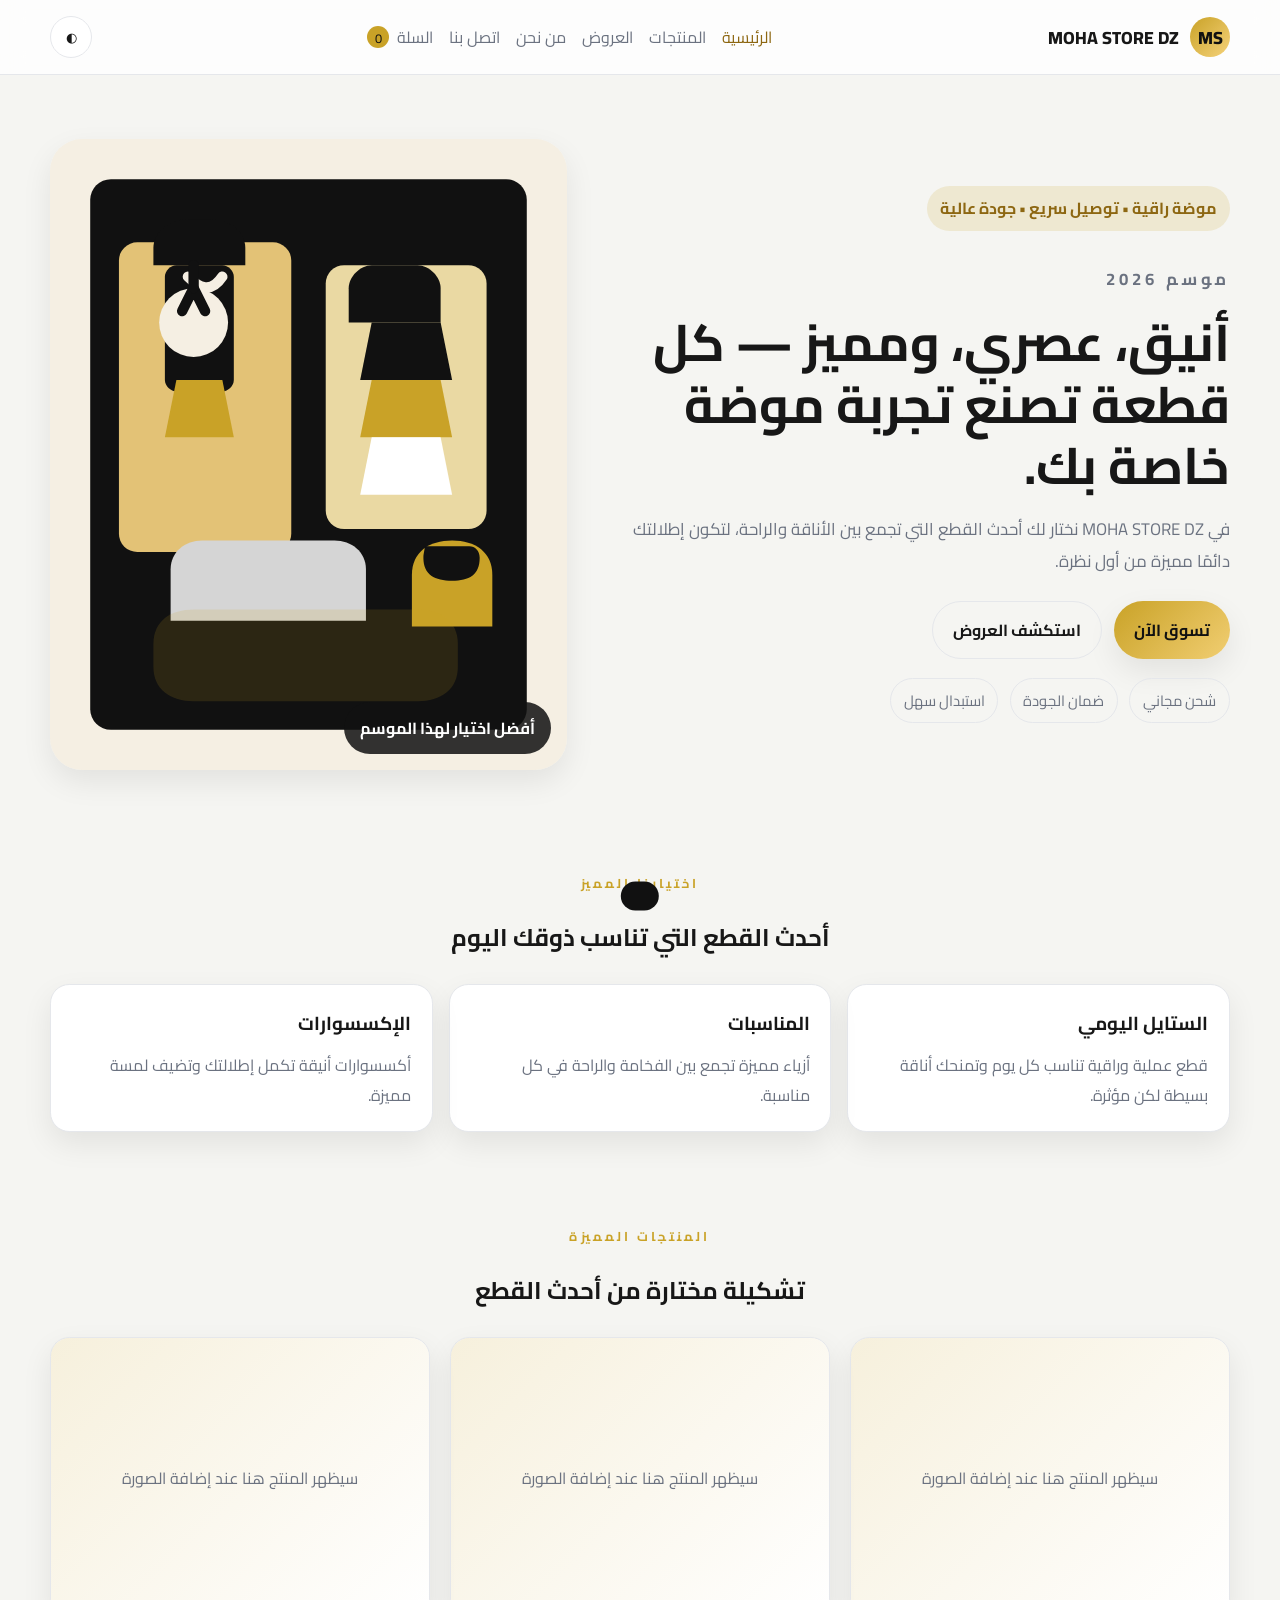
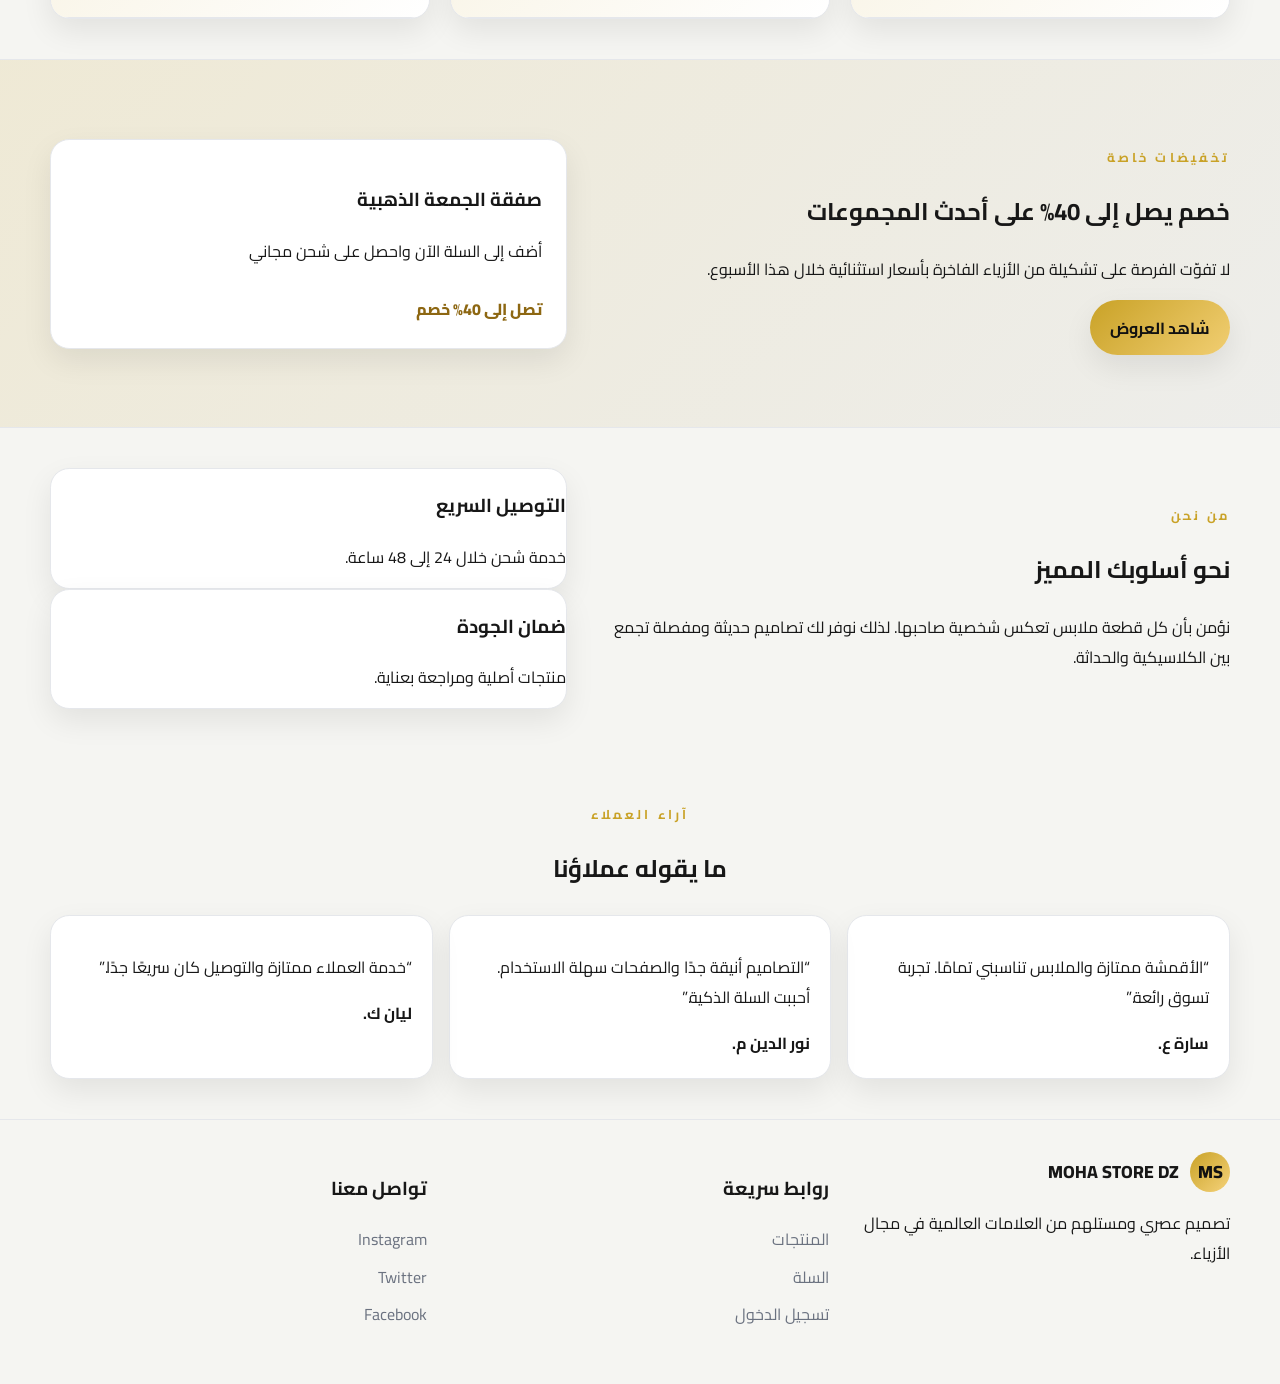
<file: index.html>
<!DOCTYPE html>
<html lang="ar" dir="rtl">
  <head>
    <meta charset="UTF-8" />
    <meta name="viewport" content="width=device-width, initial-scale=1.0" />
    <title>MOHA STORE DZ | الصفحة الرئيسية</title>
    <meta name="description" content="متجر MOHA STORE DZ للأزياء الراقية والحديثة" />
    <link rel="preconnect" href="https://fonts.googleapis.com" />
    <link rel="preconnect" href="https://fonts.gstatic.com" crossorigin />
    <link
      href="https://fonts.googleapis.com/css2?family=Cairo:wght@400;600;700;800&display=swap"
      rel="stylesheet"
    />
    <link rel="stylesheet" href="css/style.css" />
  </head>
  <body>
    <header class="site-header">
      <div class="container nav-bar">
        <a href="index.html" class="brand">
          <span class="brand-mark">MS</span>
          <span>MOHA STORE DZ</span>
        </a>
        <nav class="nav-links">
          <a href="index.html" class="active">الرئيسية</a>
          <a href="products.html">المنتجات</a>
          <a href="index.html#offers">العروض</a>
          <a href="index.html#about">من نحن</a>
          <a href="index.html#contact">اتصل بنا</a>
          <a href="cart.html">السلة <span class="cart-count" id="cart-count">0</span></a>
        </nav>
        <div class="nav-actions">
          <button class="theme-toggle" id="theme-toggle" aria-label="تبديل الوضع الليلي">◐</button>
        </div>
      </div>
    </header>

    <main>
      <section class="hero">
        <div class="container hero-grid">
          <div class="hero-copy">
            <div class="store-badge">موضة راقية • توصيل سريع • جودة عالية</div>
            <p class="eyebrow">موسم 2026</p>
            <h1>أنيق، عصري، ومميز — كل قطعة تصنع تجربة موضة خاصة بك.</h1>
            <p>
              في MOHA STORE DZ نختار لك أحدث القطع التي تجمع بين الأناقة والراحة،
              لتكون إطلالتك دائمًا مميزة من أول نظرة.
            </p>
            <div class="hero-actions">
              <a href="products.html" class="btn btn-primary">تسوق الآن</a>
              <a href="index.html#offers" class="btn btn-secondary">استكشف العروض</a>
            </div>
            <div class="hero-points">
              <span>شحن مجاني</span>
              <span>ضمان الجودة</span>
              <span>استبدال سهل</span>
            </div>
          </div>
          <div class="hero-visual">
            <div class="hero-panel">
              <img src="assets/hero.svg" alt="عرض أزياء راقي" />
              <div class="hero-panel-badge">أفضل اختيار لهذا الموسم</div>
            </div>
          </div>
        </div>
      </section>

      <section class="section" id="collections">
        <div class="container">
          <div class="section-heading">
            <p class="eyebrow">اختيارنا المميز</p>
            <h2>أحدث القطع التي تناسب ذوقك اليوم</h2>
          </div>
          <div class="showcase-grid">
            <article class="showcase-card">
              <h3>الستايل اليومي</h3>
              <p>قطع عملية وراقية تناسب كل يوم وتمنحك أناقة بسيطة لكن مؤثرة.</p>
            </article>
            <article class="showcase-card">
              <h3>المناسبات</h3>
              <p>أزياء مميزة تجمع بين الفخامة والراحة في كل مناسبة.</p>
            </article>
            <article class="showcase-card">
              <h3>الإكسسوارات</h3>
              <p>أكسسوارات أنيقة تكمل إطلالتك وتضيف لمسة مميزة.</p>
            </article>
          </div>
        </div>
      </section>

      <section class="section">
        <div class="container">
          <div class="section-heading">
            <p class="eyebrow">المنتجات المميزة</p>
            <h2>تشكيلة مختارة من أحدث القطع</h2>
          </div>
          <div class="product-grid" id="featured-products"></div>
        </div>
      </section>

      <section class="section section-dark" id="offers">
        <div class="container offers-grid">
          <div>
            <p class="eyebrow">تخفيضات خاصة</p>
            <h2>خصم يصل إلى 40% على أحدث المجموعات</h2>
            <p>
              لا تفوّت الفرصة على تشكيلة من الأزياء الفاخرة بأسعار استثنائية خلال هذا الأسبوع.
            </p>
            <a href="products.html" class="btn btn-primary">شاهد العروض</a>
          </div>
          <div class="offer-card">
            <h3>صفقة الجمعة الذهبية</h3>
            <p>أضف إلى السلة الآن واحصل على شحن مجاني</p>
            <span>تصل إلى 40% خصم</span>
          </div>
        </div>
      </section>

      <section class="section" id="about">
        <div class="container about-grid">
          <div>
            <p class="eyebrow">من نحن</p>
            <h2>نحو أسلوبك المميز</h2>
            <p>
              نؤمن بأن كل قطعة ملابس تعكس شخصية صاحبها. لذلك نوفر لك تصاميم حديثة ومفصلة
              تجمع بين الكلاسيكية والحداثة.
            </p>
          </div>
          <div class="info-boxes">
            <div class="info-box">
              <h3>التوصيل السريع</h3>
              <p>خدمة شحن خلال 24 إلى 48 ساعة.</p>
            </div>
            <div class="info-box">
              <h3>ضمان الجودة</h3>
              <p>منتجات أصلية ومراجعة بعناية.</p>
            </div>
          </div>
        </div>
      </section>

      <section class="section testimonials">
        <div class="container">
          <div class="section-heading">
            <p class="eyebrow">آراء العملاء</p>
            <h2>ما يقوله عملاؤنا</h2>
          </div>
          <div class="testimonial-grid">
            <article class="testimonial-card">
              <p>“الأقمشة ممتازة والملابس تناسبني تمامًا. تجربة تسوق رائعة.”</p>
              <strong>سارة ع.</strong>
            </article>
            <article class="testimonial-card">
              <p>“التصاميم أنيقة جدًا والصفحات سهلة الاستخدام. أحببت السلة الذكية.”</p>
              <strong>نور الدين م.</strong>
            </article>
            <article class="testimonial-card">
              <p>“خدمة العملاء ممتازة والتوصيل كان سريعًا جدًا.”</p>
              <strong>ليان ك.</strong>
            </article>
          </div>
        </div>
      </section>
    </main>

    <footer class="site-footer" id="contact">
      <div class="container footer-grid">
        <div>
          <a href="index.html" class="brand">
            <span class="brand-mark">MS</span>
            <span>MOHA STORE DZ</span>
          </a>
          <p>تصميم عصري ومستلهم من العلامات العالمية في مجال الأزياء.</p>
        </div>
        <div>
          <h3>روابط سريعة</h3>
          <ul>
            <li><a href="products.html">المنتجات</a></li>
            <li><a href="cart.html">السلة</a></li>
            <li><a href="auth.html">تسجيل الدخول</a></li>
          </ul>
        </div>
        <div>
          <h3>تواصل معنا</h3>
          <ul>
            <li><a href="https://instagram.com" target="_blank">Instagram</a></li>
            <li><a href="https://twitter.com" target="_blank">Twitter</a></li>
            <li><a href="https://facebook.com" target="_blank">Facebook</a></li>
          </ul>
        </div>
      </div>
    </footer>

    <div class="toast" id="toast"></div>
    <nav class="bottom-nav" aria-label="شريط التنقل السفلي">
      <a href="index.html" class="bn-item active" aria-label="الرئيسية">🏠<span>الرئيسية</span></a>
      <a href="products.html" class="bn-item" aria-label="المنتجات">🛍️<span>منتجات</span></a>
      <a href="cart.html" class="bn-item" aria-label="السلة">🛒<span>السلة</span></a>
    </nav>
    <script src="js/app.js"></script>
  </body>
</html>
</file>
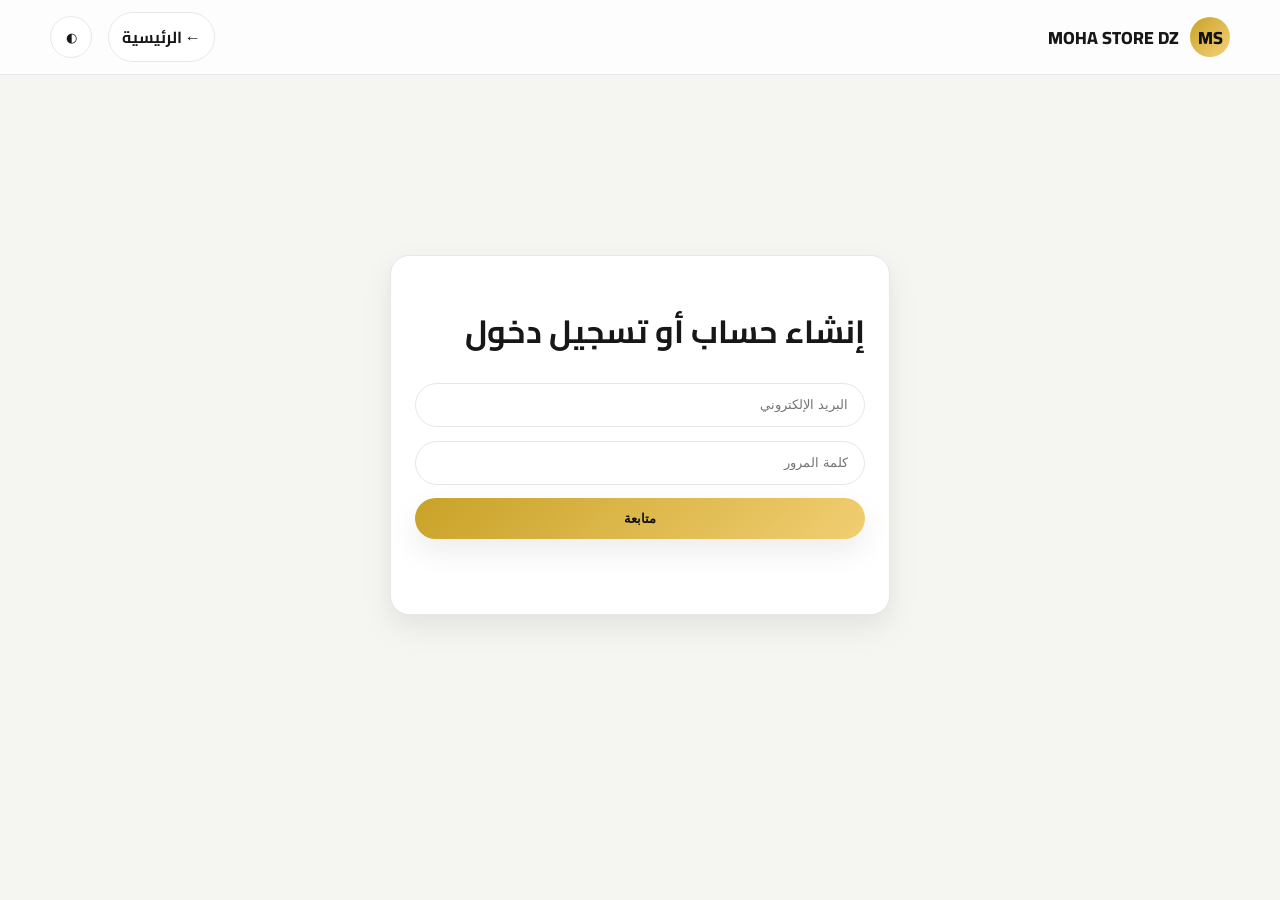
<file: auth.html>
<!DOCTYPE html>
<html lang="ar" dir="rtl">
  <head>
    <meta charset="UTF-8" />
    <meta name="viewport" content="width=device-width, initial-scale=1.0" />
    <title>MOHA STORE DZ | تسجيل الدخول</title>
    <link rel="preconnect" href="https://fonts.googleapis.com" />
    <link rel="preconnect" href="https://fonts.gstatic.com" crossorigin />
    <link href="https://fonts.googleapis.com/css2?family=Cairo:wght@400;600;700;800&display=swap" rel="stylesheet" />
    <link rel="stylesheet" href="css/style.css" />
  </head>
  <body>
    <header class="site-header">
      <div class="container nav-bar">
        <a href="index.html" class="brand">
          <span class="brand-mark">MS</span>
          <span>MOHA STORE DZ</span>
        </a>
        <div class="nav-actions">
          <a href="index.html" class="btn-back-home" aria-label="عودة للرئيسية">← الرئيسية</a>
          <button class="theme-toggle" id="theme-toggle" aria-label="تبديل الوضع الليلي">◐</button>
        </div>
      </div>
    </header>

    <main class="container auth-page">
      <div class="auth-card">
        <h1>إنشاء حساب أو تسجيل دخول</h1>
        <form id="auth-form" class="auth-form">
          <input type="email" id="auth-email" placeholder="البريد الإلكتروني" required />
          <input type="password" id="auth-password" placeholder="كلمة المرور" required />
          <button class="btn btn-primary full-width" type="submit">متابعة</button>
        </form>
        <p class="form-message" id="auth-message"></p>
      </div>
    </main>

    <nav class="bottom-nav" aria-label="شريط التنقل السفلي">
      <a href="index.html" class="bn-item" aria-label="الرئيسية">🏠<span>الرئيسية</span></a>
      <a href="products.html" class="bn-item" aria-label="المنتجات">🛍️<span>منتجات</span></a>
      <a href="cart.html" class="bn-item" aria-label="السلة">🛒<span>السلة</span></a>
    </nav>
    <script src="js/app.js"></script>
  </body>
</html>
</file>
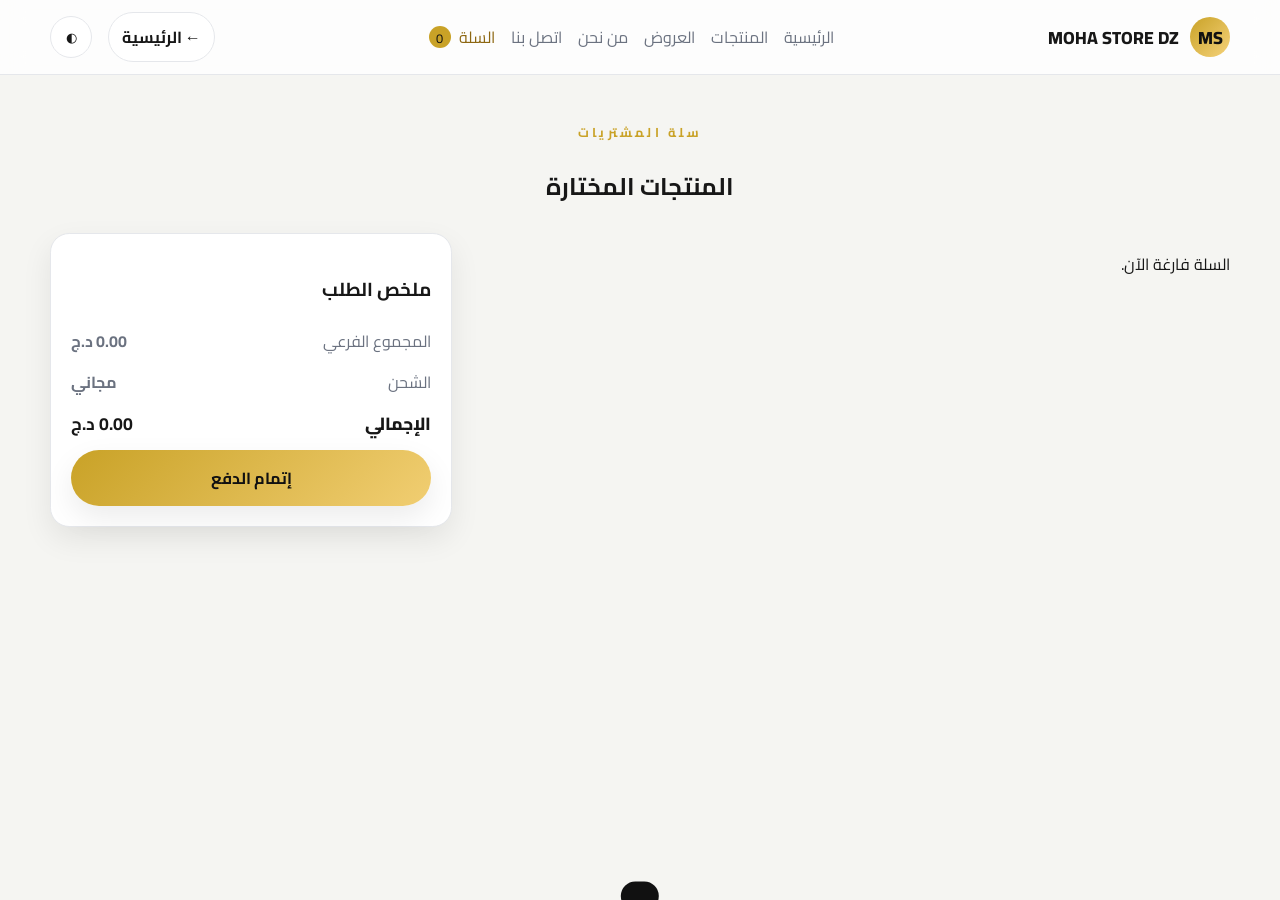
<file: cart.html>
<!DOCTYPE html>
<html lang="ar" dir="rtl">
  <head>
    <meta charset="UTF-8" />
    <meta name="viewport" content="width=device-width, initial-scale=1.0" />
    <title>MOHA STORE DZ | السلة</title>
    <link rel="preconnect" href="https://fonts.googleapis.com" />
    <link rel="preconnect" href="https://fonts.gstatic.com" crossorigin />
    <link href="https://fonts.googleapis.com/css2?family=Cairo:wght@400;600;700;800&display=swap" rel="stylesheet" />
    <link rel="stylesheet" href="css/style.css" />
  </head>
  <body>
    <header class="site-header">
      <div class="container nav-bar">
        <a href="index.html" class="brand">
          <span class="brand-mark">MS</span>
          <span>MOHA STORE DZ</span>
        </a>
        <nav class="nav-links">
          <a href="index.html">الرئيسية</a>
          <a href="products.html">المنتجات</a>
          <a href="index.html#offers">العروض</a>
          <a href="index.html#about">من نحن</a>
          <a href="index.html#contact">اتصل بنا</a>
          <a href="cart.html" class="active">السلة <span class="cart-count" id="cart-count">0</span></a>
        </nav>
        <div class="nav-actions">
          <a href="index.html" class="btn-back-home" aria-label="عودة للرئيسية">← الرئيسية</a>
          <button class="theme-toggle" id="theme-toggle" aria-label="تبديل الوضع الليلي">◐</button>
        </div>
      </div>
    </header>

    <main class="container page-content">
      <section class="section-heading">
        <p class="eyebrow">سلة المشتريات</p>
        <h1>المنتجات المختارة</h1>
      </section>
      <div class="cart-layout">
        <div id="cart-items" class="cart-items"></div>
        <aside class="cart-summary">
          <h3>ملخص الطلب</h3>
          <div class="summary-row"><span>المجموع الفرعي</span><strong id="subtotal">0.00 ر.س</strong></div>
          <div class="summary-row"><span>الشحن</span><strong>مجاني</strong></div>
          <div class="summary-row total"><span>الإجمالي</span><strong id="total">0.00 ر.س</strong></div>
          <a href="checkout.html" class="btn btn-primary full-width">إتمام الدفع</a>
        </aside>
      </div>
    </main>

    <div class="toast" id="toast"></div>
    <nav class="bottom-nav" aria-label="شريط التنقل السفلي">
      <a href="index.html" class="bn-item" aria-label="الرئيسية">🏠<span>الرئيسية</span></a>
      <a href="products.html" class="bn-item" aria-label="المنتجات">🛍️<span>منتجات</span></a>
      <a href="cart.html" class="bn-item active" aria-label="السلة">🛒<span>السلة</span></a>
    </nav>
    <script src="js/app.js"></script>
  </body>
</html>
</file>
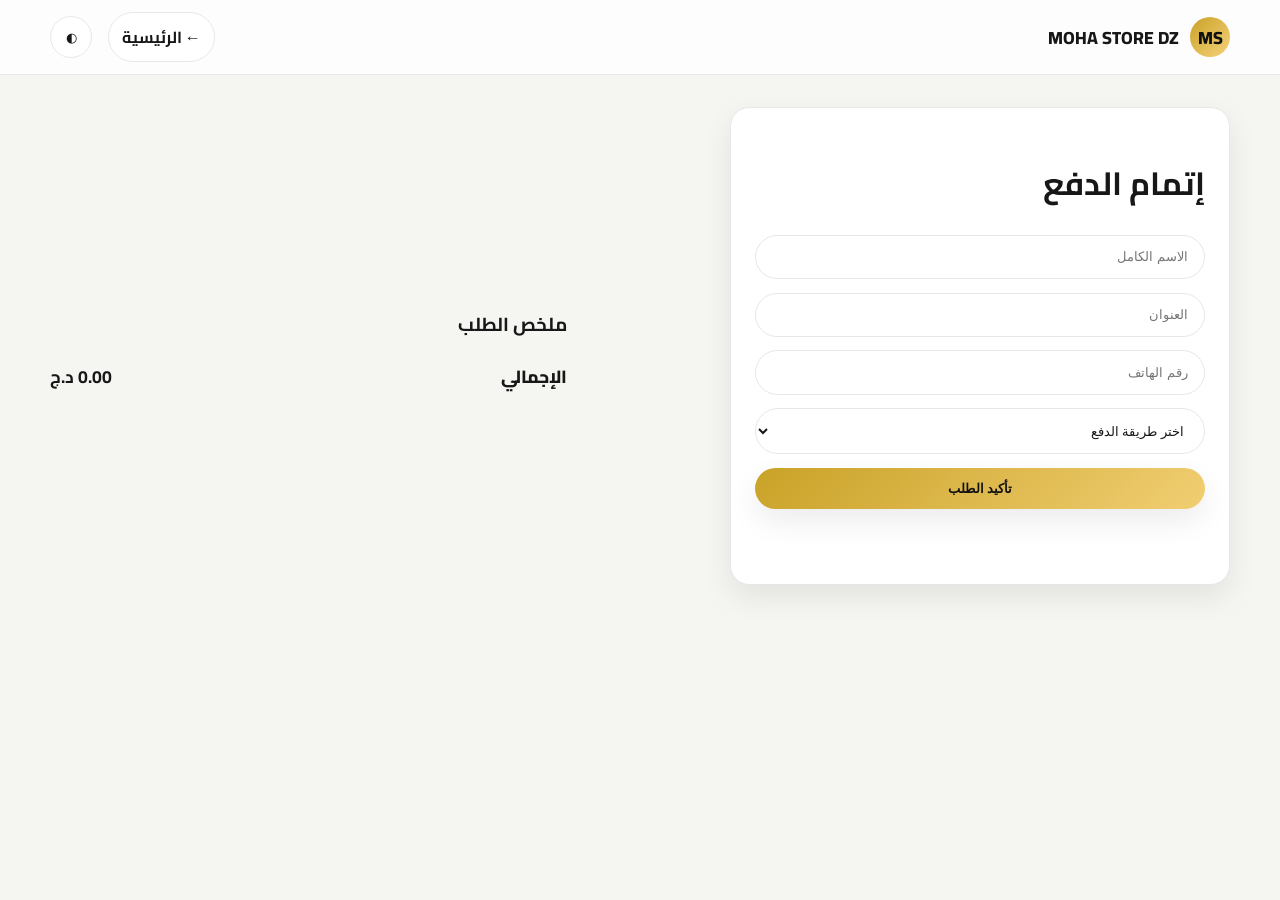
<file: checkout.html>
<!DOCTYPE html>
<html lang="ar" dir="rtl">
  <head>
    <meta charset="UTF-8" />
    <meta name="viewport" content="width=device-width, initial-scale=1.0" />
    <title>MOHA STORE DZ | الدفع</title>
    <link rel="preconnect" href="https://fonts.googleapis.com" />
    <link rel="preconnect" href="https://fonts.gstatic.com" crossorigin />
    <link href="https://fonts.googleapis.com/css2?family=Cairo:wght@400;600;700;800&display=swap" rel="stylesheet" />
    <link rel="stylesheet" href="css/style.css" />
  </head>
  <body>
    <header class="site-header">
      <div class="container nav-bar">
        <a href="index.html" class="brand">
          <span class="brand-mark">MS</span>
          <span>MOHA STORE DZ</span>
        </a>
        <div class="nav-actions">
          <a href="index.html" class="btn-back-home" aria-label="عودة للرئيسية">← الرئيسية</a>
          <button class="theme-toggle" id="theme-toggle" aria-label="تبديل الوضع الليلي">◐</button>
        </div>
      </div>
    </header>

    <main class="container page-content checkout-page">
      <div class="checkout-card">
        <h1>إتمام الدفع</h1>
        <form id="checkout-form" class="auth-form">
          <input type="text" placeholder="الاسم الكامل" required />
          <input type="text" placeholder="العنوان" required />
          <input type="text" placeholder="رقم الهاتف" required />
          <select required>
            <option value="">اختر طريقة الدفع</option>
            <option value="card">بطاقة ائتمان</option>
            <option value="cash">الدفع عند الاستلام</option>
          </select>
          <button class="btn btn-primary full-width" type="submit">تأكيد الطلب</button>
        </form>
        <p class="form-message" id="checkout-message"></p>
      </div>
      <aside class="checkout-summary">
        <h3>ملخص الطلب</h3>
        <div id="checkout-items"></div>
        <div class="summary-row total"><span>الإجمالي</span><strong id="checkout-total">0.00 ر.س</strong></div>
      </aside>
    </main>

    <nav class="bottom-nav" aria-label="شريط التنقل السفلي">
      <a href="index.html" class="bn-item" aria-label="الرئيسية">🏠<span>الرئيسية</span></a>
      <a href="products.html" class="bn-item" aria-label="المنتجات">🛍️<span>منتجات</span></a>
      <a href="cart.html" class="bn-item" aria-label="السلة">🛒<span>السلة</span></a>
    </nav>
    <script src="js/app.js"></script>
  </body>
</html>
</file>
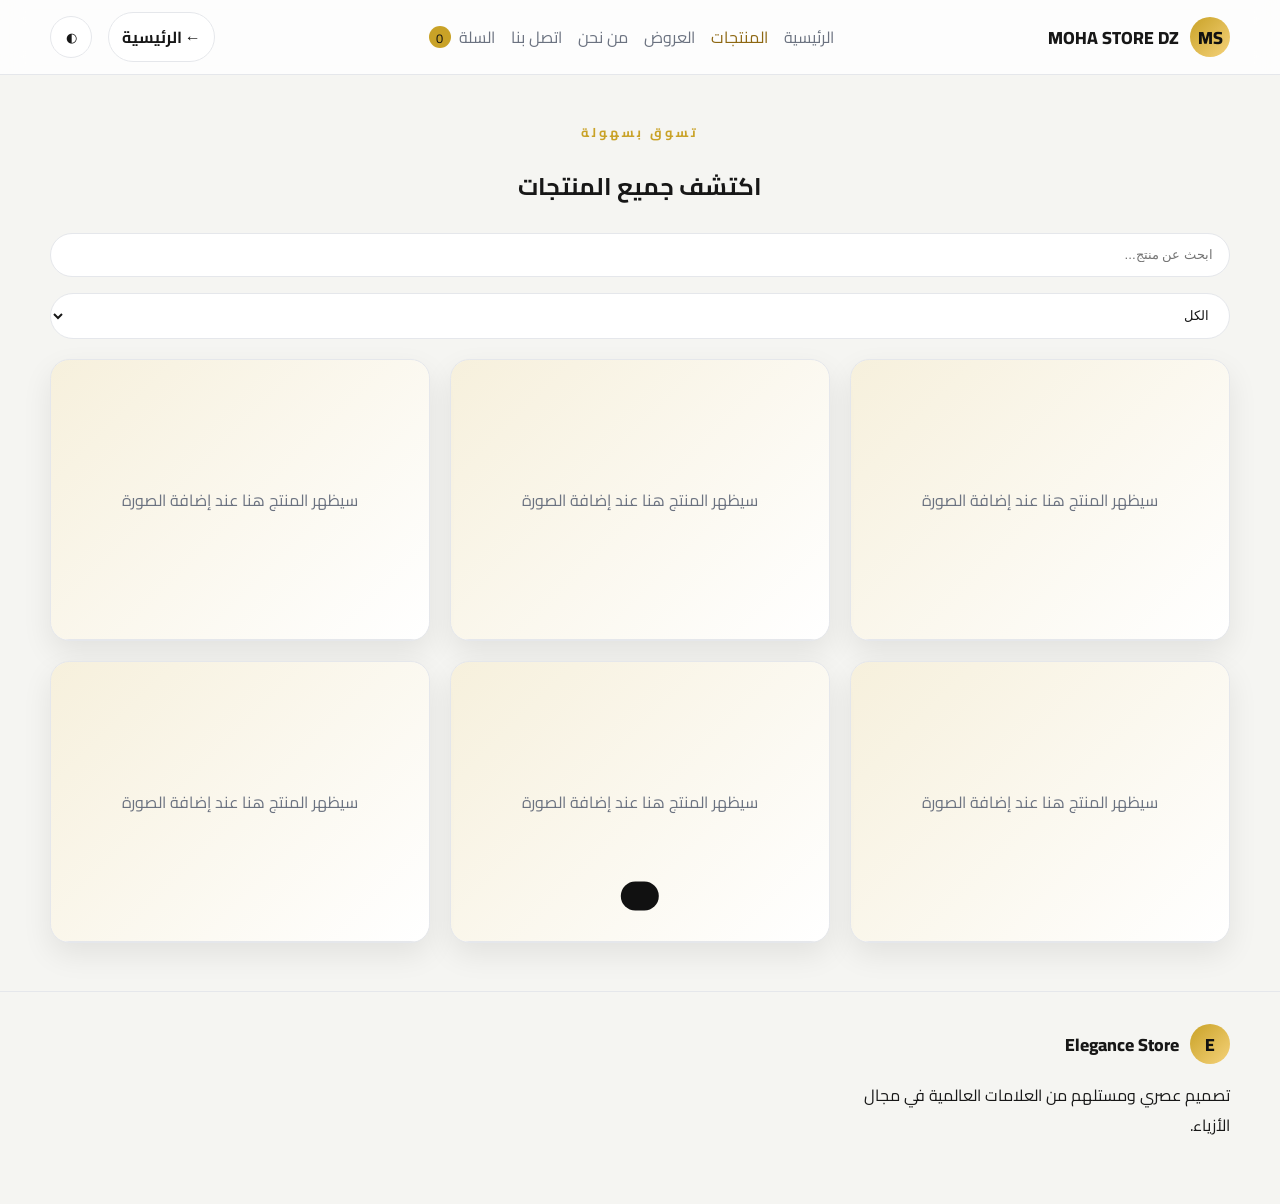
<file: products.html>
<!DOCTYPE html>
<html lang="ar" dir="rtl">
  <head>
    <meta charset="UTF-8" />
    <meta name="viewport" content="width=device-width, initial-scale=1.0" />
    <title>MOHA STORE DZ | المنتجات</title>
    <link rel="preconnect" href="https://fonts.googleapis.com" />
    <link rel="preconnect" href="https://fonts.gstatic.com" crossorigin />
    <link href="https://fonts.googleapis.com/css2?family=Cairo:wght@400;600;700;800&display=swap" rel="stylesheet" />
    <link rel="stylesheet" href="css/style.css" />
  </head>
  <body>
    <header class="site-header">
      <div class="container nav-bar">
        <a href="index.html" class="brand">
          <span class="brand-mark">MS</span>
          <span>MOHA STORE DZ</span>
        </a>
        <nav class="nav-links">
          <a href="index.html">الرئيسية</a>
          <a href="products.html" class="active">المنتجات</a>
          <a href="index.html#offers">العروض</a>
          <a href="index.html#about">من نحن</a>
          <a href="index.html#contact">اتصل بنا</a>
          <a href="cart.html">السلة <span class="cart-count" id="cart-count">0</span></a>
        </nav>
        <div class="nav-actions">
          <a href="index.html" class="btn-back-home" aria-label="عودة للرئيسية">← الرئيسية</a>
          <button class="theme-toggle" id="theme-toggle" aria-label="تبديل الوضع الليلي">◐</button>
        </div>
      </div>
    </header>

    <main class="container page-content">
      <section class="section-heading">
        <p class="eyebrow">تسوق بسهولة</p>
        <h1>اكتشف جميع المنتجات</h1>
      </section>

      <div class="filters-bar">
        <input id="search-input" type="search" placeholder="ابحث عن منتج..." />
        <select id="category-filter">
          <option value="all">الكل</option>
          <option value="men">رجال</option>
          <option value="women">نساء</option>
          <option value="kids">أطفال</option>
          <option value="shoes">أحذية</option>
          <option value="accessories">إكسسوارات</option>
        </select>
      </div>

      <div class="product-grid" id="products-grid"></div>
    </main>

    <footer class="site-footer">
      <div class="container footer-grid">
        <div>
          <a href="index.html" class="brand">
            <span class="brand-mark">E</span>
            <span>Elegance Store</span>
          </a>
          <p>تصميم عصري ومستلهم من العلامات العالمية في مجال الأزياء.</p>
        </div>
      </div>
    </footer>

    <div class="toast" id="toast"></div>
    <nav class="bottom-nav" aria-label="شريط التنقل السفلي">
      <a href="index.html" class="bn-item" aria-label="الرئيسية">🏠<span>الرئيسية</span></a>
      <a href="products.html" class="bn-item active" aria-label="المنتجات">🛍️<span>منتجات</span></a>
      <a href="cart.html" class="bn-item" aria-label="السلة">🛒<span>السلة</span></a>
    </nav>
    <script src="js/app.js"></script>
  </body>
</html>
</file>
<file: css/style.css>
:root {
  --bg: #f5f5f2;
  --surface: #ffffff;
  --text: #171717;
  --muted: #6b7280;
  --accent: #c9a227;
  --accent-dark: #8d6712;
  --border: #e5e7eb;
  --shadow: 0 12px 30px rgba(0, 0, 0, 0.08);
}

body.dark {
  --bg: #0f1115;
  --surface: #171a21;
  --text: #f4f4f4;
  --muted: #a8a8a8;
  --accent: #e2b84b;
  --accent-dark: #f6d16b;
  --border: #2f3340;
  --shadow: 0 12px 30px rgba(0, 0, 0, 0.35);
}

* { box-sizing: border-box; }
body {
  margin: 0;
  font-family: 'Cairo', sans-serif;
  background: var(--bg);
  color: var(--text);
  transition: background 0.3s ease, color 0.3s ease;
}
a { color: inherit; text-decoration: none; }
img { max-width: 100%; display: block; }
.container { width: min(1180px, calc(100% - 2rem)); margin: 0 auto; }
.site-header {
  position: sticky; top: 0; z-index: 20; backdrop-filter: blur(12px);
  background: rgba(255,255,255,0.8); border-bottom: 1px solid var(--border);
}
body.dark .site-header { background: rgba(15,17,21,0.85); }
.nav-bar { display: flex; align-items: center; justify-content: space-between; min-height: 74px; gap: 1rem; }
.brand { display: flex; align-items: center; gap: 0.7rem; font-weight: 800; font-size: 1.1rem; }
.brand-mark {
  display: inline-grid; place-items: center; width: 40px; height: 40px; border-radius: 50%;
  background: linear-gradient(135deg, var(--accent), #f5d27a); color: #111; font-weight: 800;
}
.nav-links, .nav-actions { display: flex; align-items: center; gap: 1rem; }
.nav-links a { color: var(--muted); transition: color .2s ease; }
.nav-links a:hover, .nav-links a.active { color: var(--accent-dark); }
.cart-count { display: inline-grid; place-items: center; margin-right: .25rem; min-width: 22px; height: 22px; padding: 0 .35rem; border-radius: 999px; background: var(--accent); color: #111; font-size: .8rem; }
.btn {
  display: inline-flex; align-items: center; justify-content: center; gap: .35rem; border: none; cursor: pointer;
  border-radius: 999px; padding: 0.8rem 1.25rem; font-weight: 700; transition: transform .2s ease, box-shadow .2s ease, background .2s ease;
}
.btn:hover { transform: translateY(-2px); }
.btn-primary { background: linear-gradient(135deg, var(--accent), #f1ce72); color: #111; box-shadow: var(--shadow); }
.btn-secondary { background: transparent; border: 1px solid var(--border); color: var(--text); }
.btn-outline { border: 1px solid var(--accent); color: var(--accent-dark); }
.full-width { width: 100%; }
.hero { padding: 4rem 0 3rem; }
.hero-grid, .about-grid, .offers-grid, .checkout-page { display: grid; grid-template-columns: 1.1fr .9fr; gap: 2rem; align-items: center; }
.hero-copy h1 { font-size: clamp(2rem, 4vw, 3.2rem); line-height: 1.2; margin: .5rem 0; }
.hero-copy p { color: var(--muted); font-size: 1.05rem; }
.store-badge { display: inline-block; margin-bottom: 1rem; padding: .45rem .8rem; border-radius: 999px; background: rgba(201,162,39,.16); color: var(--accent-dark); font-weight: 700; }
.eyebrow { color: var(--accent); text-transform: uppercase; letter-spacing: .24em; font-weight: 700; font-size: .8rem; }
.hero-actions { display: flex; gap: .75rem; flex-wrap: wrap; margin-top: 1.5rem; }
.hero-points { display: flex; gap: .7rem; flex-wrap: wrap; margin-top: 1.2rem; }
.hero-points span { padding: .5rem .8rem; border: 1px solid var(--border); border-radius: 999px; color: var(--muted); font-size: .92rem; }
.hero-visual img { border-radius: 2rem; box-shadow: var(--shadow); }
.hero-panel { position: relative; }
.hero-panel-badge { position: absolute; bottom: 1rem; right: 1rem; background: rgba(17,17,17,.85); color: #fff; padding: .7rem 1rem; border-radius: 999px; font-weight: 700; }
.showcase-grid { display: grid; grid-template-columns: repeat(3, minmax(0, 1fr)); gap: 1rem; }
.showcase-card { background: var(--surface); border: 1px solid var(--border); border-radius: 1.2rem; padding: 1.3rem; box-shadow: var(--shadow); }
.showcase-card h3 { margin-top: 0; margin-bottom: .55rem; }
.showcase-card p { color: var(--muted); margin: 0; }
.section { padding: 2.5rem 0; }
.section-dark { background: linear-gradient(135deg, rgba(201,162,39,.14), rgba(0,0,0,.03)); border-block: 1px solid var(--border); }
.section-heading { text-align: center; margin-bottom: 1.5rem; }
.product-grid { display: grid; grid-template-columns: repeat(3, minmax(0, 1fr)); gap: 1.25rem; }
.product-card, .testimonial-card, .info-box, .auth-card, .checkout-card, .cart-summary, .cart-item, .offer-card {
  background: var(--surface); border: 1px solid var(--border); border-radius: 1.2rem; box-shadow: var(--shadow); transition: transform .25s ease, box-shadow .25s ease;
}
.product-card:hover, .testimonial-card:hover, .auth-card:hover, .checkout-card:hover, .cart-item:hover { transform: translateY(-4px); }
.product-card { overflow: hidden; }
.product-card img { aspect-ratio: 4/5; object-fit: cover; }
.image-placeholder {
  min-height: 280px; display: grid; place-items: center; padding: 1rem; text-align: center;
  background: linear-gradient(135deg, rgba(201,162,39,0.16), rgba(255,255,255,0.6));
  color: var(--muted); border-bottom: 1px solid var(--border);
}
.image-placeholder.large { min-height: 420px; }
.product-body { padding: 1rem; }
.product-meta { display: flex; justify-content: space-between; align-items: center; margin-top: .5rem; color: var(--muted); }
.rating { color: var(--accent); font-weight: 700; }
.offers-grid { padding: 2rem 0; }
.offer-card { padding: 1.5rem; }
.offer-card span { display: inline-block; margin-top: .75rem; font-weight: 800; color: var(--accent-dark); }
.testimonial-grid { display: grid; grid-template-columns: repeat(3, minmax(0, 1fr)); gap: 1rem; }
.testimonial-card { padding: 1.25rem; }
.site-footer { padding: 2rem 0 3rem; border-top: 1px solid var(--border); }
.footer-grid { display: grid; grid-template-columns: repeat(3, minmax(0, 1fr)); gap: 1.5rem; }
.site-footer ul { list-style: none; padding: 0; margin: .5rem 0 0; }
.site-footer li { margin-bottom: .45rem; color: var(--muted); }
.page-content { padding: 2rem 0 3rem; }
.filters-bar { display: flex; justify-content: space-between; gap: 1rem; margin: 1.25rem 0; flex-wrap: wrap; }
.filters-bar input, .filters-bar select, .auth-form input, .auth-form select, .checkout-card input, .checkout-card select {
  width: 100%; padding: 0.85rem 1rem; border-radius: 999px; border: 1px solid var(--border); background: var(--surface); color: var(--text);
}
.product-detail { display: grid; grid-template-columns: 1fr 1fr; gap: 2rem; align-items: center; }
.product-detail img { border-radius: 1.5rem; box-shadow: var(--shadow); }
.size-options, .color-options { display: flex; gap: .6rem; flex-wrap: wrap; margin: .5rem 0 1rem; }
.size-options button, .color-options button { border: 1px solid var(--border); background: var(--surface); color: var(--text); border-radius: 999px; padding: .55rem .85rem; cursor: pointer; }
.size-options button.active, .color-options button.active { border-color: var(--accent); color: var(--accent-dark); }
.cart-layout { display: grid; grid-template-columns: 1.5fr .8fr; gap: 1.5rem; }
.cart-item { display: flex; gap: 1rem; padding: 1rem; margin-bottom: 1rem; align-items: center; }
.cart-item img { width: 110px; height: 110px; object-fit: cover; border-radius: 1rem; }
.qty-controls { display: inline-flex; align-items: center; gap: .5rem; margin-top: .5rem; }
.qty-controls button { width: 28px; height: 28px; border-radius: 50%; border: 1px solid var(--border); background: var(--surface); color: var(--text); cursor: pointer; }
.cart-summary { padding: 1.25rem; position: sticky; top: 90px; height: fit-content; }
.summary-row { display: flex; justify-content: space-between; margin: 0.65rem 0; color: var(--muted); }
.summary-row.total { font-size: 1.1rem; color: var(--text); font-weight: 800; }
.auth-page { display: grid; place-items: center; min-height: 80vh; }
.auth-card, .checkout-card { padding: 1.5rem; max-width: 500px; width: 100%; }
.auth-form { display: grid; gap: .85rem; }
.form-message { min-height: 1.2rem; color: var(--accent-dark); font-weight: 700; }
.toast { position: fixed; left: 50%; bottom: 24px; transform: translateX(-50%) translateY(120%); background: #111; color: #fff; padding: .9rem 1.2rem; border-radius: 999px; transition: transform .3s ease; z-index: 100; }
.toast.show { transform: translateX(-50%) translateY(0); }
.theme-toggle { border: 1px solid var(--border); background: var(--surface); color: var(--text); border-radius: 999px; width: 42px; height: 42px; cursor: pointer; }
@media (max-width: 900px) {
  .product-grid, .testimonial-grid, .product-detail, .cart-layout, .checkout-page { grid-template-columns: 1fr; }
  .hero-grid, .about-grid, .offers-grid, .footer-grid { grid-template-columns: 1fr; }
}
@media (max-width: 760px) {
  .nav-links { display: none; }
  .nav-bar { flex-wrap: wrap; }
  .product-grid { grid-template-columns: 1fr; }
  .hero { padding-top: 2rem; }
}

/* Bottom navigation and back-to-home button */
.bottom-nav {
  position: fixed;
  bottom: 12px;
  left: 50%;
  transform: translateX(-50%);
  background: rgba(255,255,255,0.95);
  border-radius: 999px;
  padding: 6px;
  display: flex;
  gap: 6px;
  box-shadow: 0 8px 24px rgba(0,0,0,0.12);
  z-index: 60;
}
body.dark .bottom-nav { background: rgba(23,26,31,0.9); }
.bottom-nav .bn-item {
  display: inline-flex;
  flex-direction: column;
  align-items: center;
  gap: 4px;
  padding: 8px 12px;
  border-radius: 12px;
  color: var(--muted);
  font-size: 12px;
  text-align: center;
}
.bottom-nav .bn-item:hover,
.bottom-nav .bn-item.active {
  background: linear-gradient(135deg, rgba(201,162,39,0.12), rgba(0,0,0,0.02));
  color: var(--accent-dark);
}
.bottom-nav .bn-item span { font-size: 11px; display: block; }
.btn-back-home {
  display: inline-flex;
  align-items: center;
  gap: 8px;
  padding: .55rem .8rem;
  border-radius: 999px;
  background: var(--surface);
  border: 1px solid var(--border);
  color: var(--text);
  text-decoration: none;
  font-weight: 700;
}
.btn-back-home:hover { box-shadow: var(--shadow); transform: translateY(-2px); }

/* Show bottom nav only on small screens */
@media (min-width: 761px) { .bottom-nav { display: none; } }
</file>
